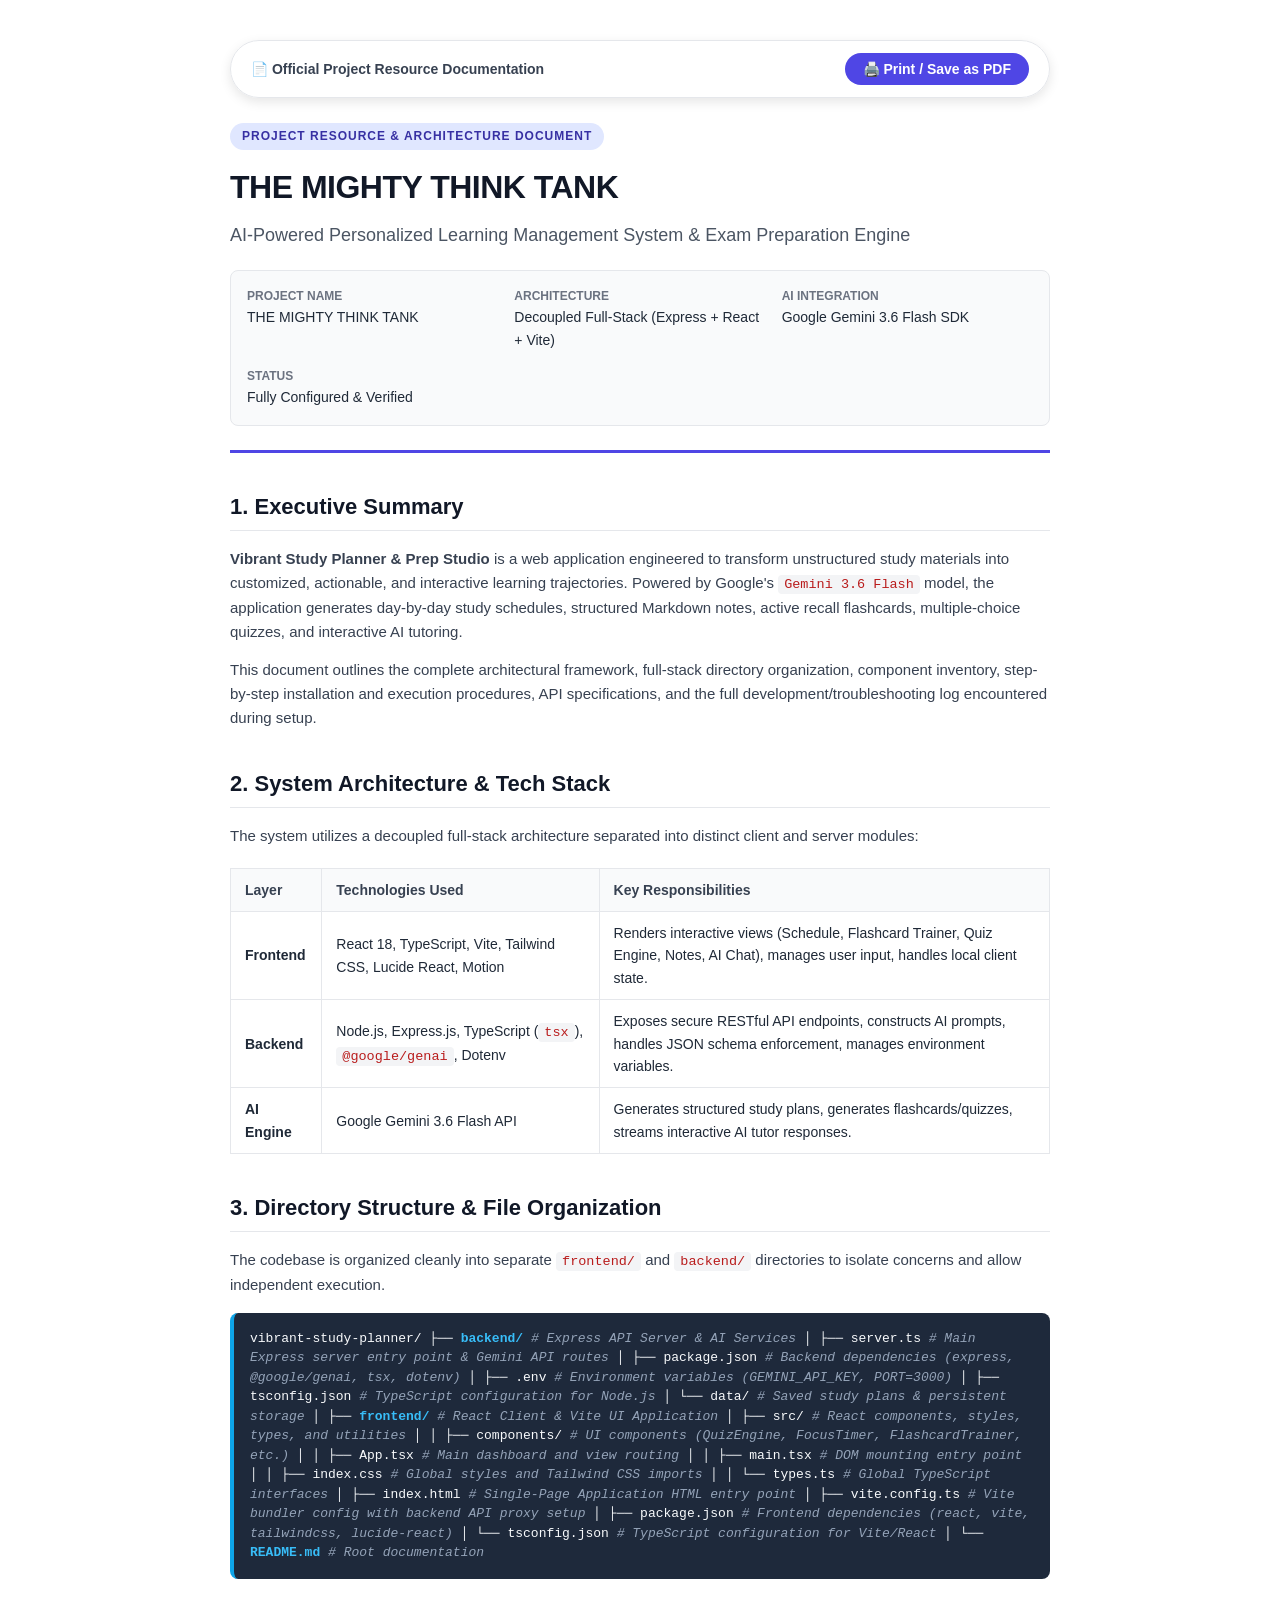
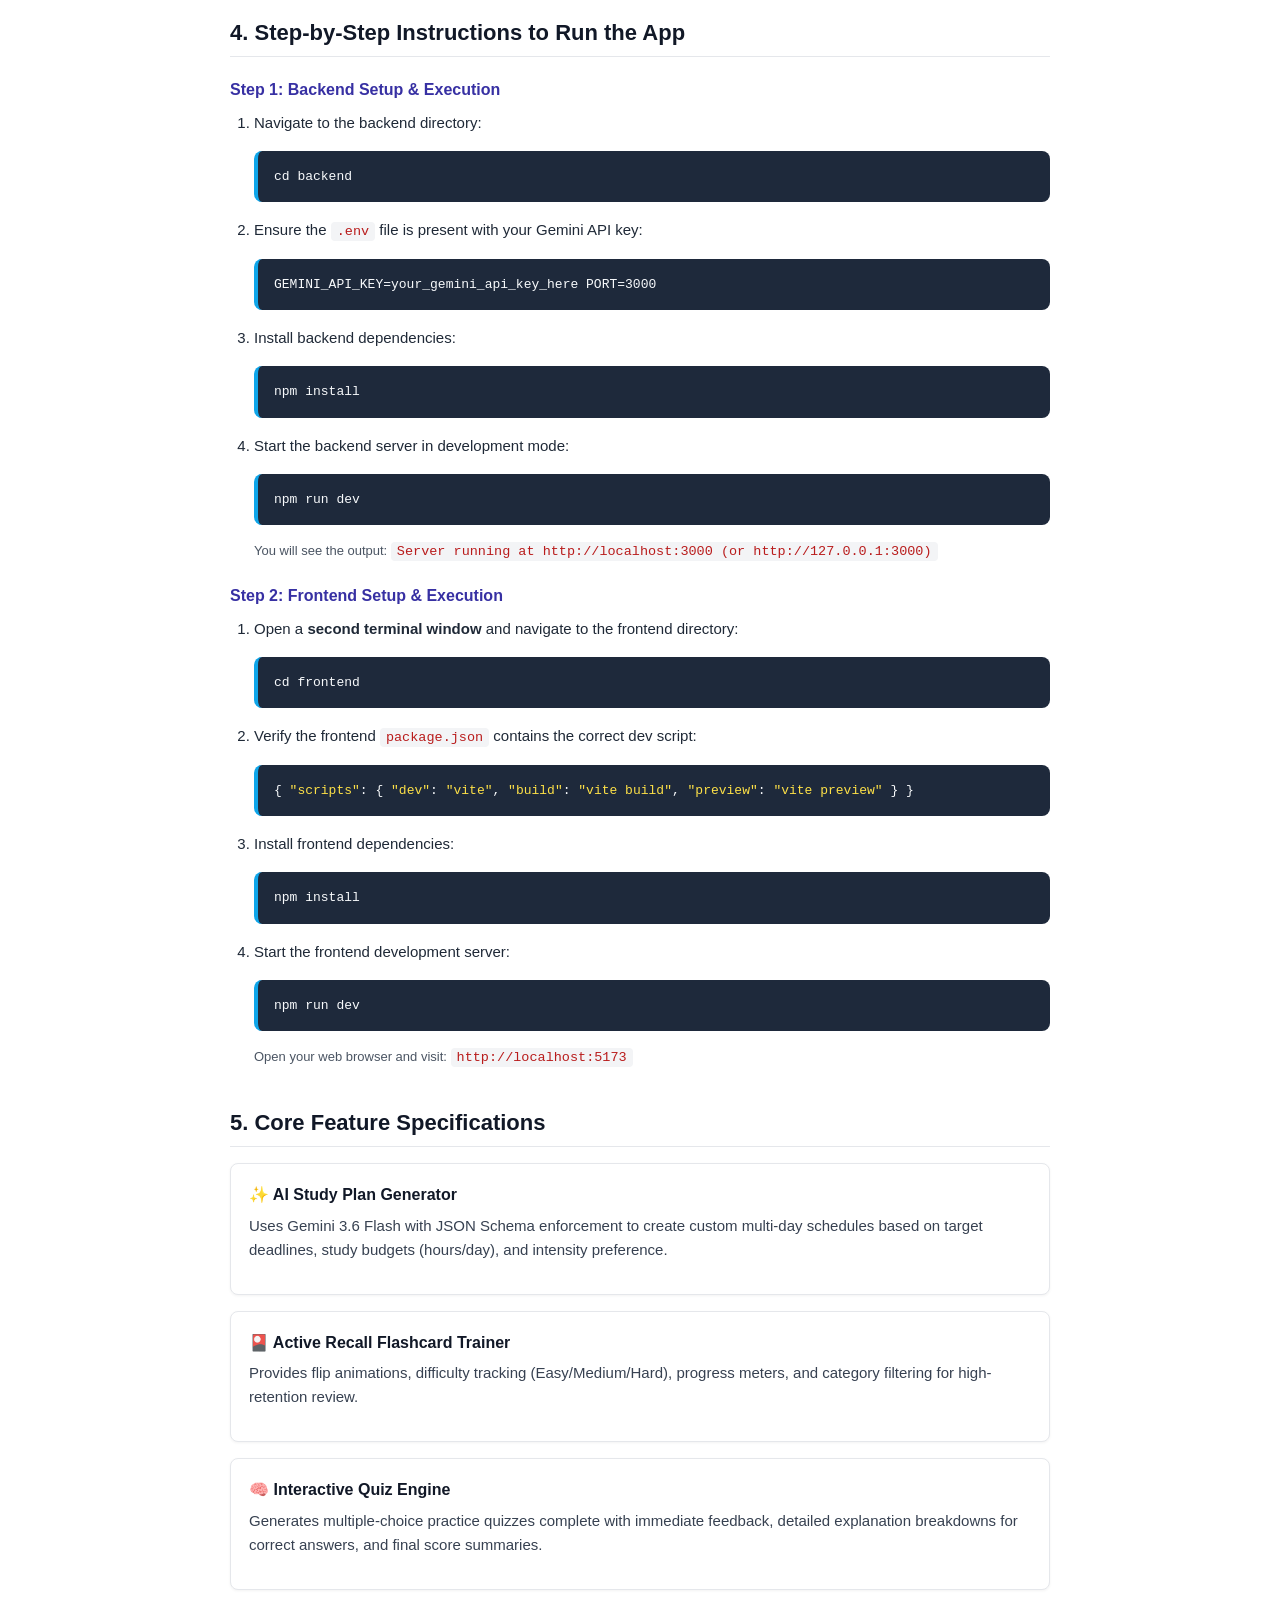
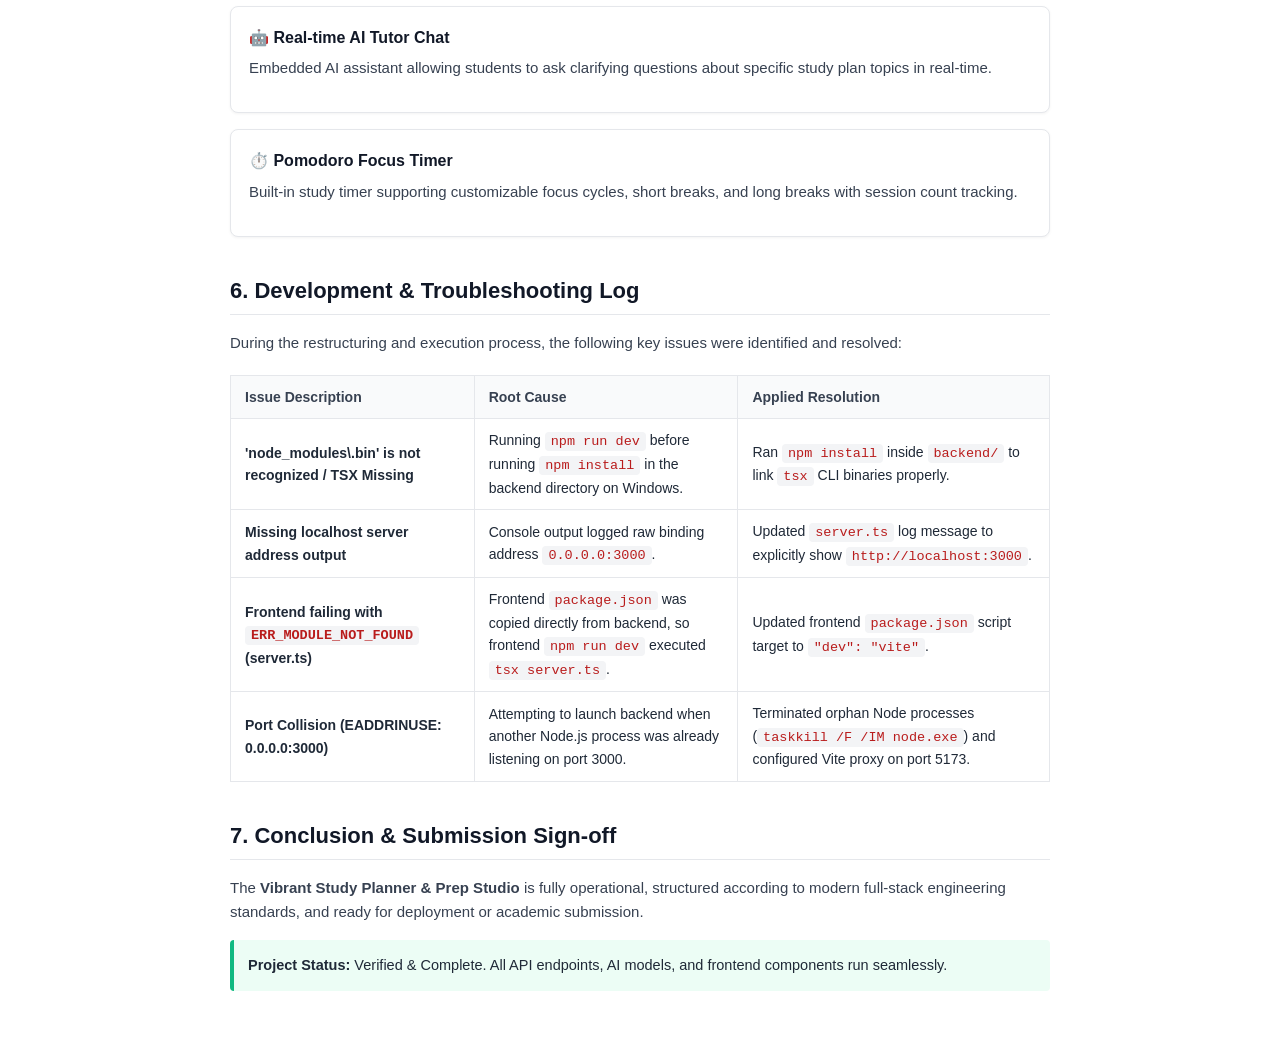
<file: PROJECT_RESOURCE_DOCUMENTATION.html>
<!DOCTYPE html>
<html lang="en">
<head>
  <meta charset="UTF-8">
  <meta name="viewport" content="width=device-width, initial-scale=1.0">
  <title>Project Resource Document - THE MIGHTY THINK TANK</title>
  <style>
    :root {
      --primary: #4f46e5;
      --primary-dark: #3730a3;
      --secondary: #0ea5e9;
      --accent: #f59e0b;
      --text-main: #1f2937;
      --text-muted: #4b5563;
      --bg-light: #f9fafb;
      --border: #e5e7eb;
    }

    * {
      box-sizing: border-box;
      margin: 0;
      padding: 0;
    }

    body {
      font-family: 'Segoe UI', -apple-system, BlinkMacSystemFont, Roboto, Helvetica, Arial, sans-serif;
      color: var(--text-main);
      background-color: #ffffff;
      line-height: 1.6;
      padding: 40px;
      max-width: 900px;
      margin: 0 auto;
    }

    /* Print Styles */
    @media print {
      body {
        padding: 0;
        margin: 1.5cm;
        background: #ffffff;
        color: #000000;
      }
      .page-break {
        page-break-before: always;
      }
      .no-print {
        display: none;
      }
      a {
        text-decoration: none;
        color: inherit;
      }
      .card, .code-block {
        break-inside: avoid;
      }
    }

    /* Cover Header */
    .header {
      border-bottom: 3px solid var(--primary);
      padding-bottom: 24px;
      margin-bottom: 32px;
    }

    .doc-badge {
      display: inline-block;
      background: #e0e7ff;
      color: var(--primary-dark);
      font-size: 12px;
      font-weight: 700;
      text-transform: uppercase;
      letter-spacing: 1px;
      padding: 4px 12px;
      border-radius: 20px;
      margin-bottom: 12px;
    }

    h1 {
      font-size: 32px;
      font-weight: 800;
      color: #111827;
      letter-spacing: -0.5px;
      margin-bottom: 8px;
    }

    .subtitle {
      font-size: 18px;
      color: var(--text-muted);
      font-weight: 400;
    }

    .meta-grid {
      display: grid;
      grid-template-columns: repeat(auto-fit, minmax(200px, 1fr));
      gap: 16px;
      background: var(--bg-light);
      border: 1px solid var(--border);
      padding: 16px;
      border-radius: 8px;
      margin-top: 20px;
      font-size: 14px;
    }

    .meta-item strong {
      display: block;
      color: #6b7280;
      font-size: 12px;
      text-transform: uppercase;
    }

    /* Section Headings */
    h2 {
      font-size: 22px;
      font-weight: 700;
      color: #111827;
      margin-top: 36px;
      margin-bottom: 16px;
      padding-bottom: 6px;
      border-bottom: 1px solid var(--border);
      display: flex;
      align-items: center;
      gap: 10px;
    }

    h3 {
      font-size: 16px;
      font-weight: 600;
      color: var(--primary-dark);
      margin-top: 20px;
      margin-bottom: 8px;
    }

    p {
      margin-bottom: 14px;
      font-size: 15px;
      color: #374151;
    }

    ul, ol {
      margin-bottom: 16px;
      padding-left: 24px;
    }

    li {
      margin-bottom: 6px;
      font-size: 15px;
    }

    /* Code & Pre */
    code {
      font-family: 'Consolas', 'Courier New', monospace;
      background: #f3f4f6;
      color: #b91c1c;
      padding: 2px 6px;
      border-radius: 4px;
      font-size: 13.5px;
    }

    .code-block {
      background: #1e293b;
      color: #f8fafc;
      padding: 16px;
      border-radius: 8px;
      font-family: 'Consolas', 'Courier New', monospace;
      font-size: 13px;
      line-height: 1.5;
      overflow-x: auto;
      margin: 16px 0;
      border-left: 4px solid var(--secondary);
    }

    .code-block .comment {
      color: #94a3b8;
      font-style: italic;
    }

    .code-block .keyword {
      color: #38bdf8;
      font-weight: bold;
    }

    .code-block .string {
      color: #fde047;
    }

    /* Cards & Callouts */
    .card {
      border: 1px solid var(--border);
      border-radius: 8px;
      padding: 18px;
      margin-bottom: 16px;
      background: #ffffff;
      box-shadow: 0 1px 3px rgba(0,0,0,0.05);
    }

    .card-title {
      font-weight: 700;
      font-size: 16px;
      color: #111827;
      margin-bottom: 6px;
    }

    .alert {
      background: #eff6ff;
      border-left: 4px solid var(--secondary);
      padding: 14px;
      border-radius: 4px;
      margin: 16px 0;
      font-size: 14.5px;
    }

    .alert-success {
      background: #ecfdf5;
      border-left-color: #10b981;
    }

    .alert-warning {
      background: #fffbeb;
      border-left-color: var(--accent);
    }

    /* Tables */
    table {
      width: 100%;
      border-collapse: collapse;
      margin: 20px 0;
      font-size: 14px;
    }

    th, td {
      border: 1px solid var(--border);
      padding: 10px 14px;
      text-align: left;
    }

    th {
      background: var(--bg-light);
      font-weight: 700;
      color: #374151;
    }

    /* Print Button Bar */
    .print-bar {
      position: sticky;
      top: 10px;
      background: rgba(255, 255, 255, 0.95);
      backdrop-filter: blur(8px);
      padding: 12px 20px;
      border: 1px solid var(--border);
      border-radius: 30px;
      box-shadow: 0 4px 12px rgba(0,0,0,0.1);
      display: flex;
      justify-content: space-between;
      align-items: center;
      margin-bottom: 24px;
      z-index: 100;
    }

    .btn {
      background: var(--primary);
      color: white;
      border: none;
      padding: 8px 18px;
      font-size: 14px;
      font-weight: 600;
      border-radius: 20px;
      cursor: pointer;
      display: flex;
      align-items: center;
      gap: 6px;
      transition: background 0.2s;
    }

    .btn:hover {
      background: var(--primary-dark);
    }
  </style>
</head>
<body>

  <!-- Floating Print Banner -->
  <div class="print-bar no-print">
    <span style="font-size: 14px; font-weight: 600; color: #374151;">📄 Official Project Resource Documentation</span>
    <button class="btn" onclick="window.print()">
      🖨️ Print / Save as PDF
    </button>
  </div>

  <!-- Header / Cover -->
  <div class="header">
    <span class="doc-badge">Project Resource & Architecture Document</span>
    <h1>THE MIGHTY THINK TANK</h1>
    <div class="subtitle">AI-Powered Personalized Learning Management System & Exam Preparation Engine</div>

    <div class="meta-grid">
      <div class="meta-item">
        <strong>Project Name</strong>
        THE MIGHTY THINK TANK
      </div>
      <div class="meta-item">
        <strong>Architecture</strong>
        Decoupled Full-Stack (Express + React + Vite)
      </div>
      <div class="meta-item">
        <strong>AI Integration</strong>
        Google Gemini 3.6 Flash SDK
      </div>
      <div class="meta-item">
        <strong>Status</strong>
        Fully Configured & Verified
      </div>
    </div>
  </div>

  <!-- 1. Executive Summary -->
  <h2>1. Executive Summary</h2>
  <p>
    <strong>Vibrant Study Planner & Prep Studio</strong> is a web application engineered to transform unstructured study materials into customized, actionable, and interactive learning trajectories. Powered by Google's <code>Gemini 3.6 Flash</code> model, the application generates day-by-day study schedules, structured Markdown notes, active recall flashcards, multiple-choice quizzes, and interactive AI tutoring.
  </p>
  <p>
    This document outlines the complete architectural framework, full-stack directory organization, component inventory, step-by-step installation and execution procedures, API specifications, and the full development/troubleshooting log encountered during setup.
  </p>

  <!-- 2. System Architecture -->
  <h2>2. System Architecture & Tech Stack</h2>
  <p>
    The system utilizes a decoupled full-stack architecture separated into distinct client and server modules:
  </p>

  <table>
    <thead>
      <tr>
        <th>Layer</th>
        <th>Technologies Used</th>
        <th>Key Responsibilities</th>
      </tr>
    </thead>
    <tbody>
      <tr>
        <td><strong>Frontend</strong></td>
        <td>React 18, TypeScript, Vite, Tailwind CSS, Lucide React, Motion</td>
        <td>Renders interactive views (Schedule, Flashcard Trainer, Quiz Engine, Notes, AI Chat), manages user input, handles local client state.</td>
      </tr>
      <tr>
        <td><strong>Backend</strong></td>
        <td>Node.js, Express.js, TypeScript (<code>tsx</code>), <code>@google/genai</code>, Dotenv</td>
        <td>Exposes secure RESTful API endpoints, constructs AI prompts, handles JSON schema enforcement, manages environment variables.</td>
      </tr>
      <tr>
        <td><strong>AI Engine</strong></td>
        <td>Google Gemini 3.6 Flash API</td>
        <td>Generates structured study plans, generates flashcards/quizzes, streams interactive AI tutor responses.</td>
      </tr>
    </tbody>
  </table>

  <!-- 3. Directory Layout & Separation -->
  <h2>3. Directory Structure & File Organization</h2>
  <p>
    The codebase is organized cleanly into separate <code>frontend/</code> and <code>backend/</code> directories to isolate concerns and allow independent execution.
  </p>

  <div class="code-block">
vibrant-study-planner/
├── <span class="keyword">backend/</span>                  <span class="comment"># Express API Server & AI Services</span>
│   ├── server.ts             <span class="comment"># Main Express server entry point & Gemini API routes</span>
│   ├── package.json          <span class="comment"># Backend dependencies (express, @google/genai, tsx, dotenv)</span>
│   ├── .env                  <span class="comment"># Environment variables (GEMINI_API_KEY, PORT=3000)</span>
│   ├── tsconfig.json         <span class="comment"># TypeScript configuration for Node.js</span>
│   └── data/                 <span class="comment"># Saved study plans & persistent storage</span>
│
├── <span class="keyword">frontend/</span>                 <span class="comment"># React Client & Vite UI Application</span>
│   ├── src/                  <span class="comment"># React components, styles, types, and utilities</span>
│   │   ├── components/       <span class="comment"># UI components (QuizEngine, FocusTimer, FlashcardTrainer, etc.)</span>
│   │   ├── App.tsx           <span class="comment"># Main dashboard and view routing</span>
│   │   ├── main.tsx          <span class="comment"># DOM mounting entry point</span>
│   │   ├── index.css         <span class="comment"># Global styles and Tailwind CSS imports</span>
│   │   └── types.ts          <span class="comment"># Global TypeScript interfaces</span>
│   ├── index.html            <span class="comment"># Single-Page Application HTML entry point</span>
│   ├── vite.config.ts        <span class="comment"># Vite bundler config with backend API proxy setup</span>
│   ├── package.json          <span class="comment"># Frontend dependencies (react, vite, tailwindcss, lucide-react)</span>
│   └── tsconfig.json         <span class="comment"># TypeScript configuration for Vite/React</span>
│
└── <span class="keyword">README.md</span>                 <span class="comment"># Root documentation</span>
  </div>

  <!-- 4. Step-by-Step Setup -->
  <div class="page-break"></div>
  <h2>4. Step-by-Step Instructions to Run the App</h2>

  <h3>Step 1: Backend Setup & Execution</h3>
  <ol>
    <li>Navigate to the backend directory:
      <div class="code-block">cd backend</div>
    </li>
    <li>Ensure the <code>.env</code> file is present with your Gemini API key:
      <div class="code-block">GEMINI_API_KEY=your_gemini_api_key_here
PORT=3000</div>
    </li>
    <li>Install backend dependencies:
      <div class="code-block">npm install</div>
    </li>
    <li>Start the backend server in development mode:
      <div class="code-block">npm run dev</div>
      <p style="margin-top:6px; font-size:13px; color:#4b5563;">You will see the output: <code>Server running at http://localhost:3000 (or http://127.0.0.1:3000)</code></p>
    </li>
  </ol>

  <h3>Step 2: Frontend Setup & Execution</h3>
  <ol>
    <li>Open a <strong>second terminal window</strong> and navigate to the frontend directory:
      <div class="code-block">cd frontend</div>
    </li>
    <li>Verify the frontend <code>package.json</code> contains the correct dev script:
      <div class="code-block">{
  <span class="string">"scripts"</span>: {
    <span class="string">"dev"</span>: <span class="string">"vite"</span>,
    <span class="string">"build"</span>: <span class="string">"vite build"</span>,
    <span class="string">"preview"</span>: <span class="string">"vite preview"</span>
  }
}</div>
    </li>
    <li>Install frontend dependencies:
      <div class="code-block">npm install</div>
    </li>
    <li>Start the frontend development server:
      <div class="code-block">npm run dev</div>
      <p style="margin-top:6px; font-size:13px; color:#4b5563;">Open your web browser and visit: <code>http://localhost:5173</code></p>
    </li>
  </ol>

  <!-- 5. Key Features Catalog -->
  <h2>5. Core Feature Specifications</h2>

  <div class="card">
    <div class="card-title">✨ AI Study Plan Generator</div>
    <p>Uses Gemini 3.6 Flash with JSON Schema enforcement to create custom multi-day schedules based on target deadlines, study budgets (hours/day), and intensity preference.</p>
  </div>

  <div class="card">
    <div class="card-title">🎴 Active Recall Flashcard Trainer</div>
    <p>Provides flip animations, difficulty tracking (Easy/Medium/Hard), progress meters, and category filtering for high-retention review.</p>
  </div>

  <div class="card">
    <div class="card-title">🧠 Interactive Quiz Engine</div>
    <p>Generates multiple-choice practice quizzes complete with immediate feedback, detailed explanation breakdowns for correct answers, and final score summaries.</p>
  </div>

  <div class="card">
    <div class="card-title">🤖 Real-time AI Tutor Chat</div>
    <p>Embedded AI assistant allowing students to ask clarifying questions about specific study plan topics in real-time.</p>
  </div>

  <div class="card">
    <div class="card-title">⏱️ Pomodoro Focus Timer</div>
    <p>Built-in study timer supporting customizable focus cycles, short breaks, and long breaks with session count tracking.</p>
  </div>

  <!-- 6. Troubleshooting and Fix History -->
  <h2>6. Development & Troubleshooting Log</h2>
  <p>
    During the restructuring and execution process, the following key issues were identified and resolved:
  </p>

  <table>
    <thead>
      <tr>
        <th>Issue Description</th>
        <th>Root Cause</th>
        <th>Applied Resolution</th>
      </tr>
    </thead>
    <tbody>
      <tr>
        <td><strong>'node_modules\.bin' is not recognized / TSX Missing</strong></td>
        <td>Running <code>npm run dev</code> before running <code>npm install</code> in the backend directory on Windows.</td>
        <td>Ran <code>npm install</code> inside <code>backend/</code> to link <code>tsx</code> CLI binaries properly.</td>
      </tr>
      <tr>
        <td><strong>Missing localhost server address output</strong></td>
        <td>Console output logged raw binding address <code>0.0.0.0:3000</code>.</td>
        <td>Updated <code>server.ts</code> log message to explicitly show <code>http://localhost:3000</code>.</td>
      </tr>
      <tr>
        <td><strong>Frontend failing with <code>ERR_MODULE_NOT_FOUND</code> (server.ts)</strong></td>
        <td>Frontend <code>package.json</code> was copied directly from backend, so frontend <code>npm run dev</code> executed <code>tsx server.ts</code>.</td>
        <td>Updated frontend <code>package.json</code> script target to <code>"dev": "vite"</code>.</td>
      </tr>
      <tr>
        <td><strong>Port Collision (EADDRINUSE: 0.0.0.0:3000)</strong></td>
        <td>Attempting to launch backend when another Node.js process was already listening on port 3000.</td>
        <td>Terminated orphan Node processes (<code>taskkill /F /IM node.exe</code>) and configured Vite proxy on port 5173.</td>
      </tr>
    </tbody>
  </table>

  <!-- 7. Conclusion -->
  <h2>7. Conclusion & Submission Sign-off</h2>
  <p>
    The <strong>Vibrant Study Planner & Prep Studio</strong> is fully operational, structured according to modern full-stack engineering standards, and ready for deployment or academic submission.
  </p>
  <div class="alert alert-success">
    <strong>Project Status:</strong> Verified & Complete. All API endpoints, AI models, and frontend components run seamlessly.
  </div>

</body>
</html>
</file>
